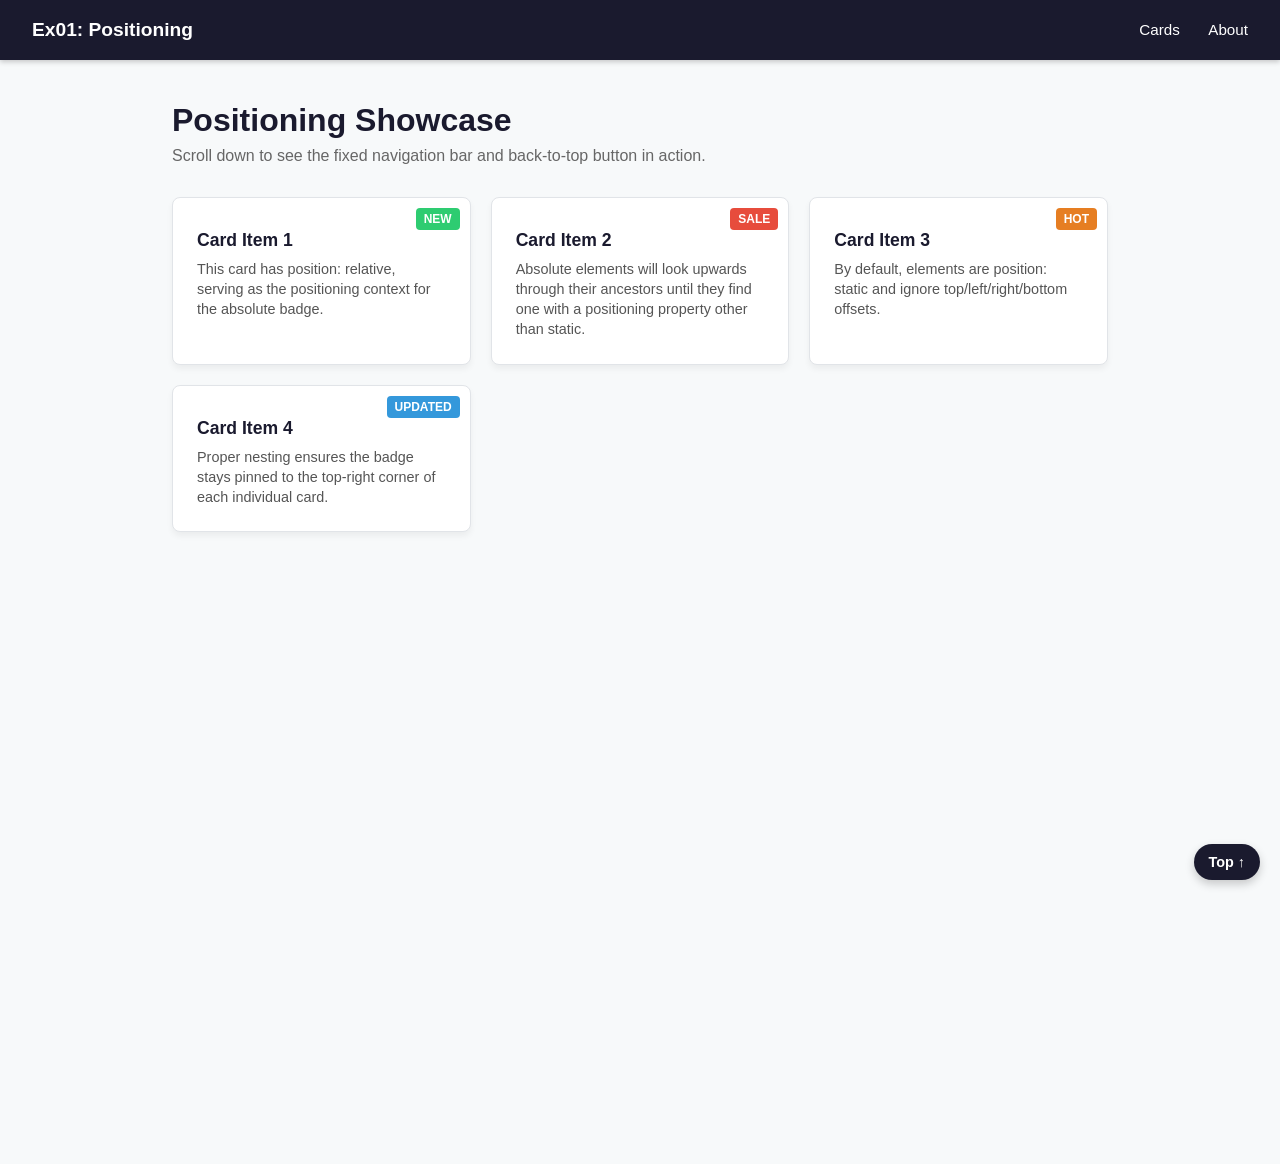
<file: ex01/index.html>
<!DOCTYPE html>
<html lang="en">
<head>
    <meta charset="UTF-8">
    <meta name="viewport" content="width=device-width, initial-scale=1.0">
    <title>Chapter V - Exercise 01: Positioning</title>
    <link rel="stylesheet" href="style.css">
</head>
<body>

    <header class="navbar">
        <span class="logo">Ex01: Positioning</span>
        <nav class="nav-links">
            <a href="#cards">Cards</a>
            <a href="#">About</a>
        </nav>
    </header>

    <main class="main-container" id="cards">
        <h1>Positioning Showcase</h1>
        <p class="intro">Scroll down to see the fixed navigation bar and back-to-top button in action.</p>

        <div class="card-grid">
        
            <div class="card">
                <span class="badge">New</span>
                <h3>Card Item 1</h3>
                <p>This card has <code>position: relative</code>, serving as the positioning context for the absolute badge.</p>
            </div>

            <div class="card">
                <span class="badge sale">Sale</span>
                <h3>Card Item 2</h3>
                <p>Absolute elements will look upwards through their ancestors until they find one with a positioning property other than static.</p>
            </div>

            <div class="card">
                <span class="badge hot">Hot</span>
                <h3>Card Item 3</h3>
                <p>By default, elements are <code>position: static</code> and ignore top/left/right/bottom offsets.</p>
            </div>

            <div class="card">
                <span class="badge update">Updated</span>
                <h3>Card Item 4</h3>
                <p>Proper nesting ensures the badge stays pinned to the top-right corner of each individual card.</p>
            </div>

        </div>

        <div class="spacer"></div>
    </main>

    <a href="#" class="back-to-top">Top ↑</a>

</body>
</html>
</file>
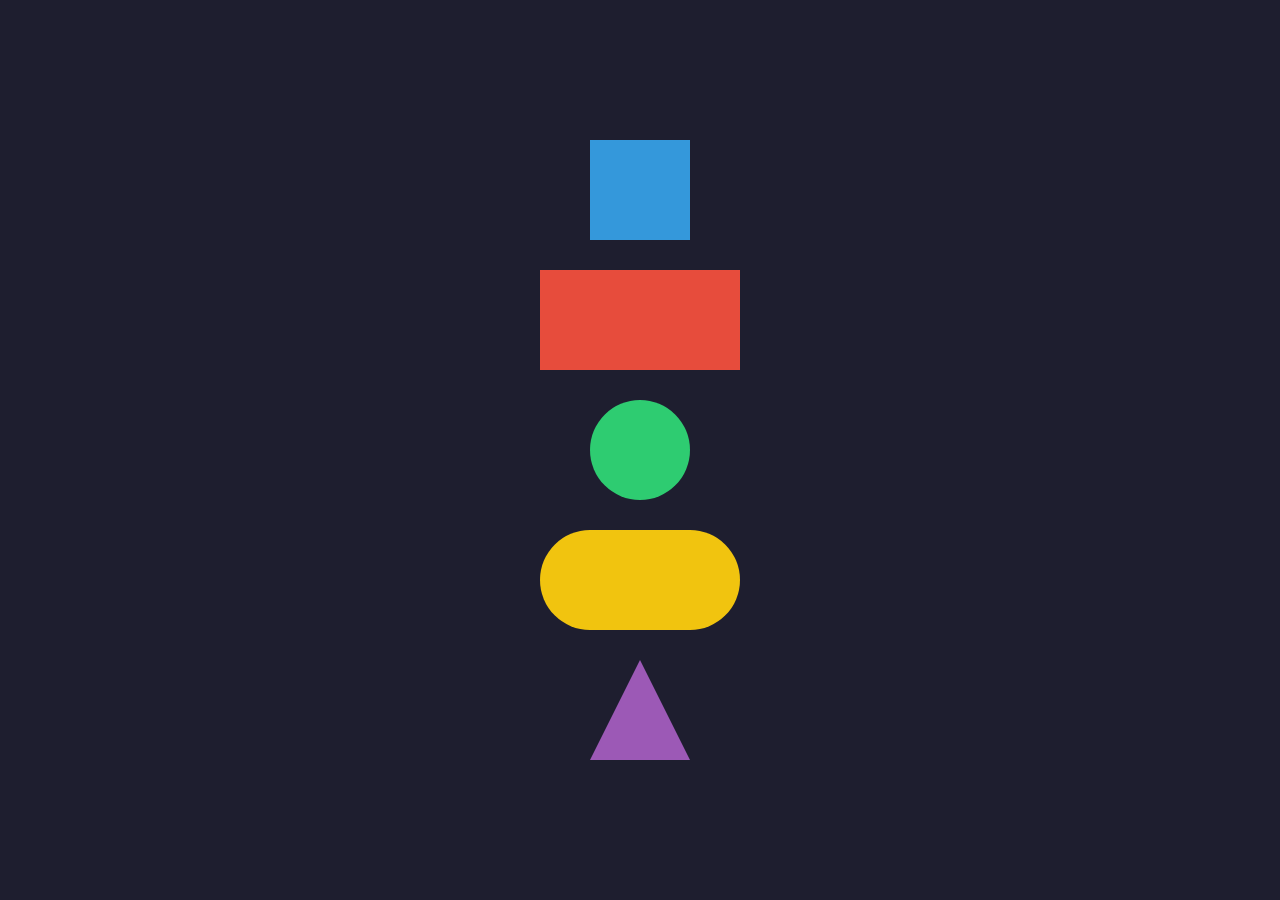
<file: ex02/index.html>
<!DOCTYPE html>
<html lang="en">
<head>
    <meta charset="UTF-8">
    <meta name="viewport" content="width=device-width, initial-scale=1.0">
    <title>CSS Shapes</title>
    <link rel="stylesheet" href="style.css">
</head>
<body>
    <div class="shape square"></div>
    <div class="shape rectangle"></div>
    <div class="shape circle"></div>
    <div class="shape capsule"></div>
    <div class="shape triangle"></div>
</body>
</html>
</file>
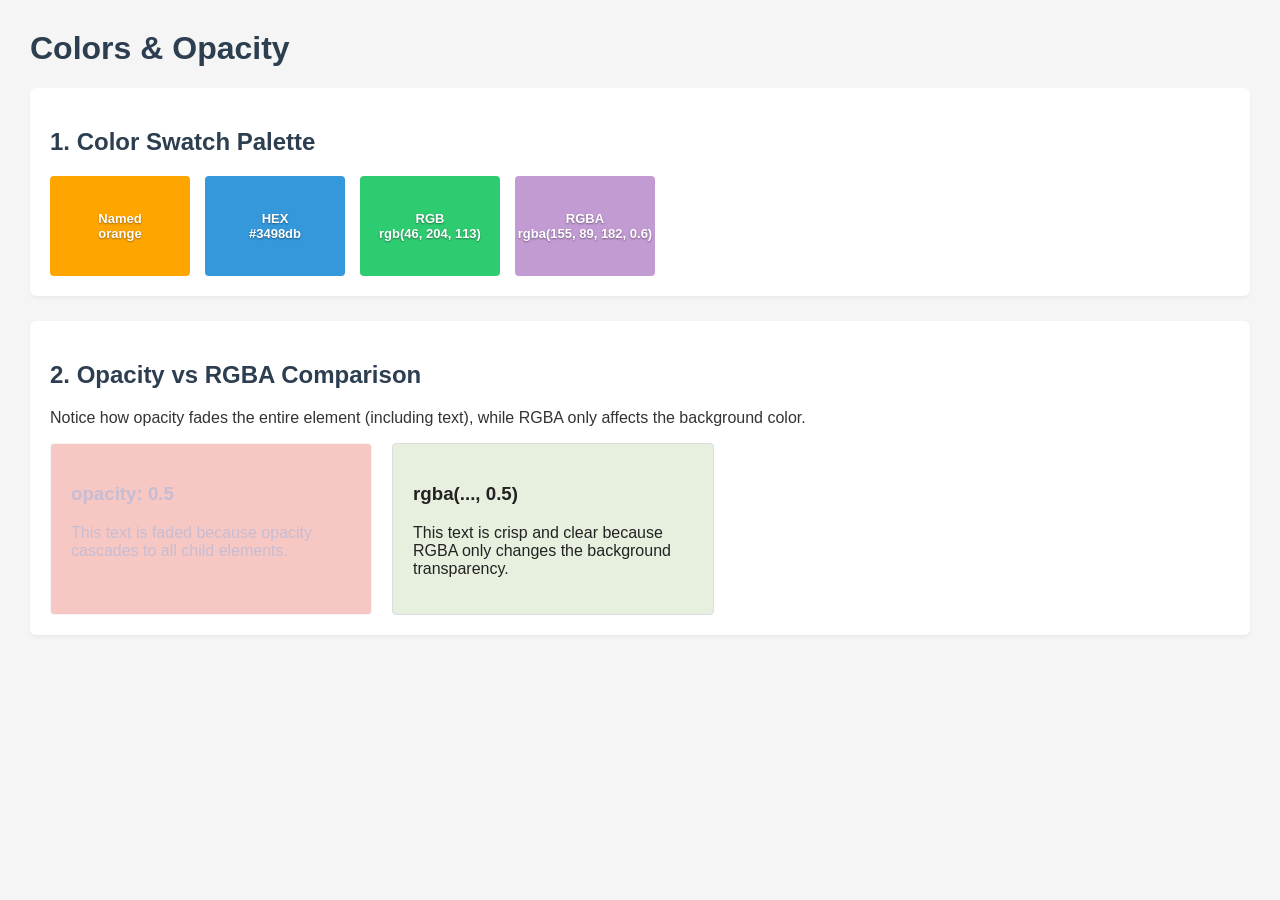
<file: ex03/index.html>
<!DOCTYPE html>
<html lang="en">
<head>
    <meta charset="UTF-8">
    <meta name="viewport" content="width=device-width, initial-scale=1.0">
    <title>Exercise 03 - Colors & Opacity</title>
    <link rel="stylesheet" href="style.css">
</head>
<body>

    <h1>Colors & Opacity</h1>

    <section class="section">
        <h2>1. Color Swatch Palette</h2>
        <div class="palette">
            <div class="swatch named">
                <span>Named<br>orange</span>
            </div>
            <div class="swatch hex">
                <span>HEX<br>#3498db</span>
            </div>
            <div class="swatch rgb">
                <span>RGB<br>rgb(46, 204, 113)</span>
            </div>
            <div class="swatch rgba">
                <span>RGBA<br>rgba(155, 89, 182, 0.6)</span>
            </div>
        </div>
    </section>

    <section class="section">
        <h2>2. Opacity vs RGBA Comparison</h2>
        <p class="desc">Notice how opacity fades the entire element (including text), while RGBA only affects the background color.</p>
        
        <div class="comparison-container">
            <div class="box opacity-box">
                <h3>opacity: 0.5</h3>
                <p>This text is faded because opacity cascades to all child elements.</p>
            </div>

            <div class="box rgba-box">
                <h3>rgba(..., 0.5)</h3>
                <p>This text is crisp and clear because RGBA only changes the background transparency.</p>
            </div>
        </div>
    </section>

</body>
</html>
</file>
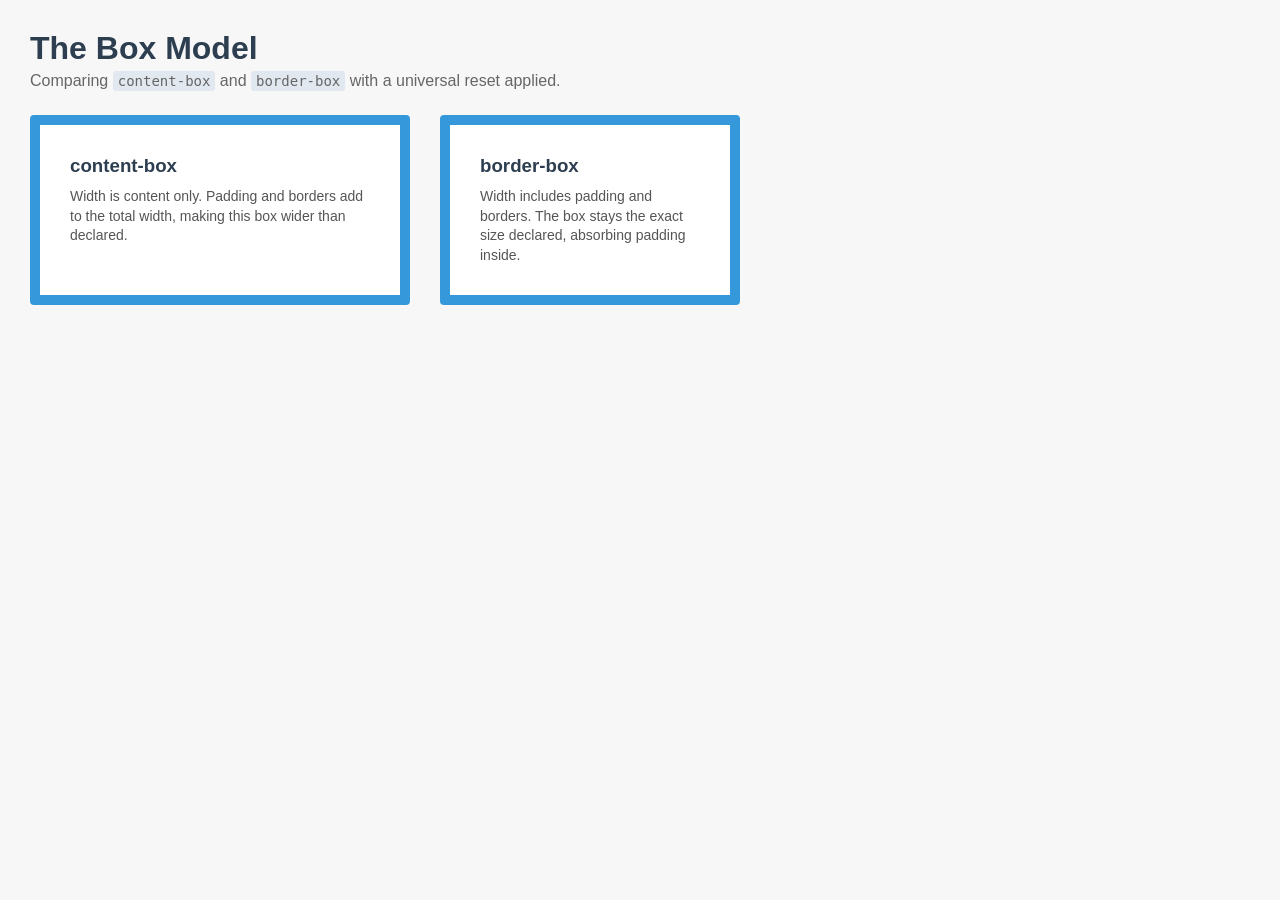
<file: ex04/index.html>
<!DOCTYPE html>
<html lang="en">
<head>
    <meta charset="UTF-8">
    <meta name="viewport" content="width=device-width, initial-scale=1.0">
    <title>Exercise 04 - The Box Model</title>
    <link rel="stylesheet" href="style.css">
</head>
<body>

    <h1>The Box Model</h1>
    <p class="intro">Comparing <code>content-box</code> and <code>border-box</code> with a universal reset applied.</p>

    <div class="container">
        <div class="box content-box">
            <h3>content-box</h3>
            <p>Width is content only. Padding and borders add to the total width, making this box wider than declared.</p>
        </div>

        <div class="box border-box">
            <h3>border-box</h3>
            <p>Width includes padding and borders. The box stays the exact size declared, absorbing padding inside.</p>
        </div>
    </div>

</body>
</html>
</file>
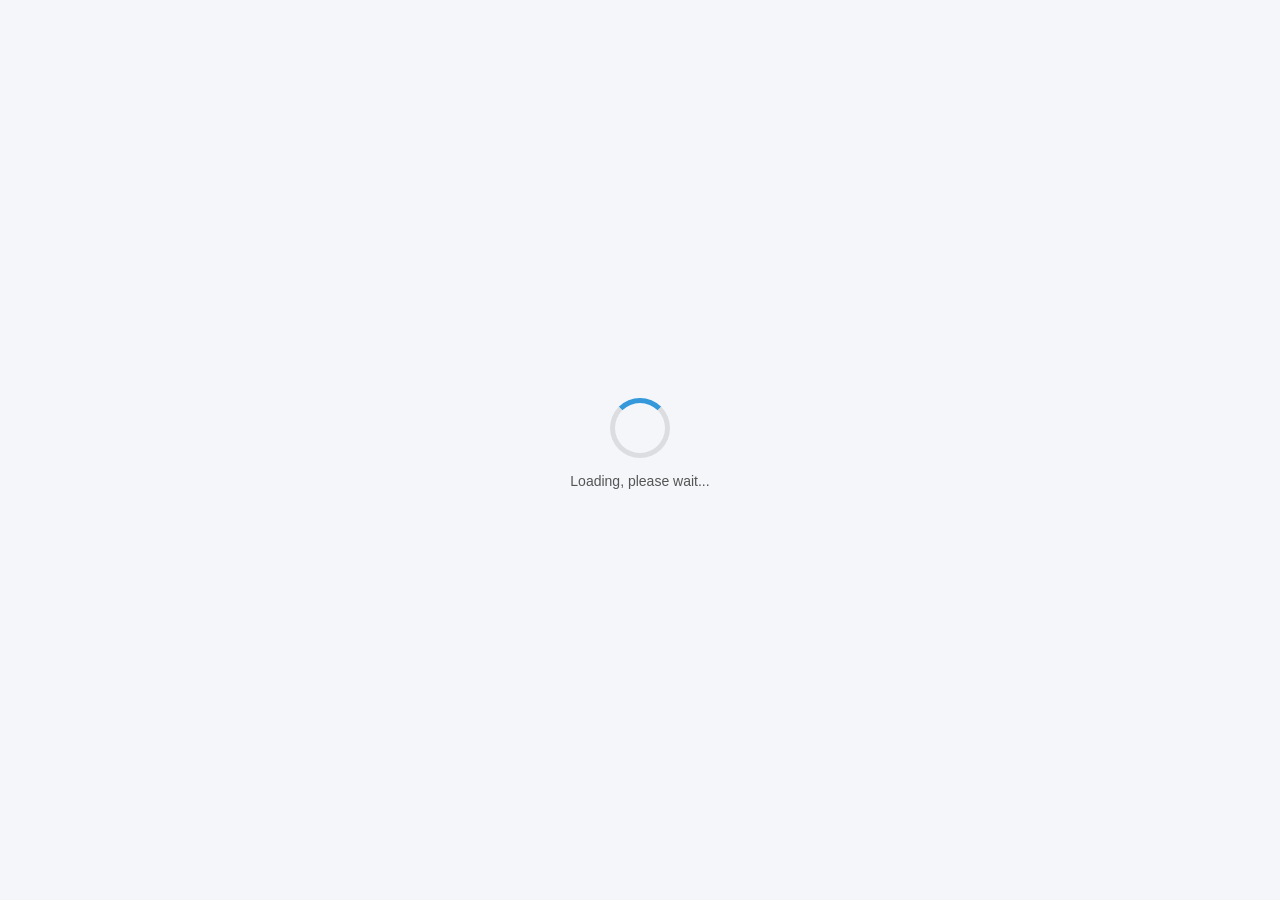
<file: ex05/index.html>
<!DOCTYPE html>
<html lang="en">
<head>
    <meta charset="UTF-8">
    <meta name="viewport" content="width=device-width, initial-scale=1.0">
    <title>Exercise 05 - Loader Animation</title>
    <link rel="stylesheet" href="style.css">
</head>
<body>

    <div class="loader-container">
        <div class="spinner"></div>
        <p>Loading, please wait...</p>
    </div>

</body>
</html>
</file>
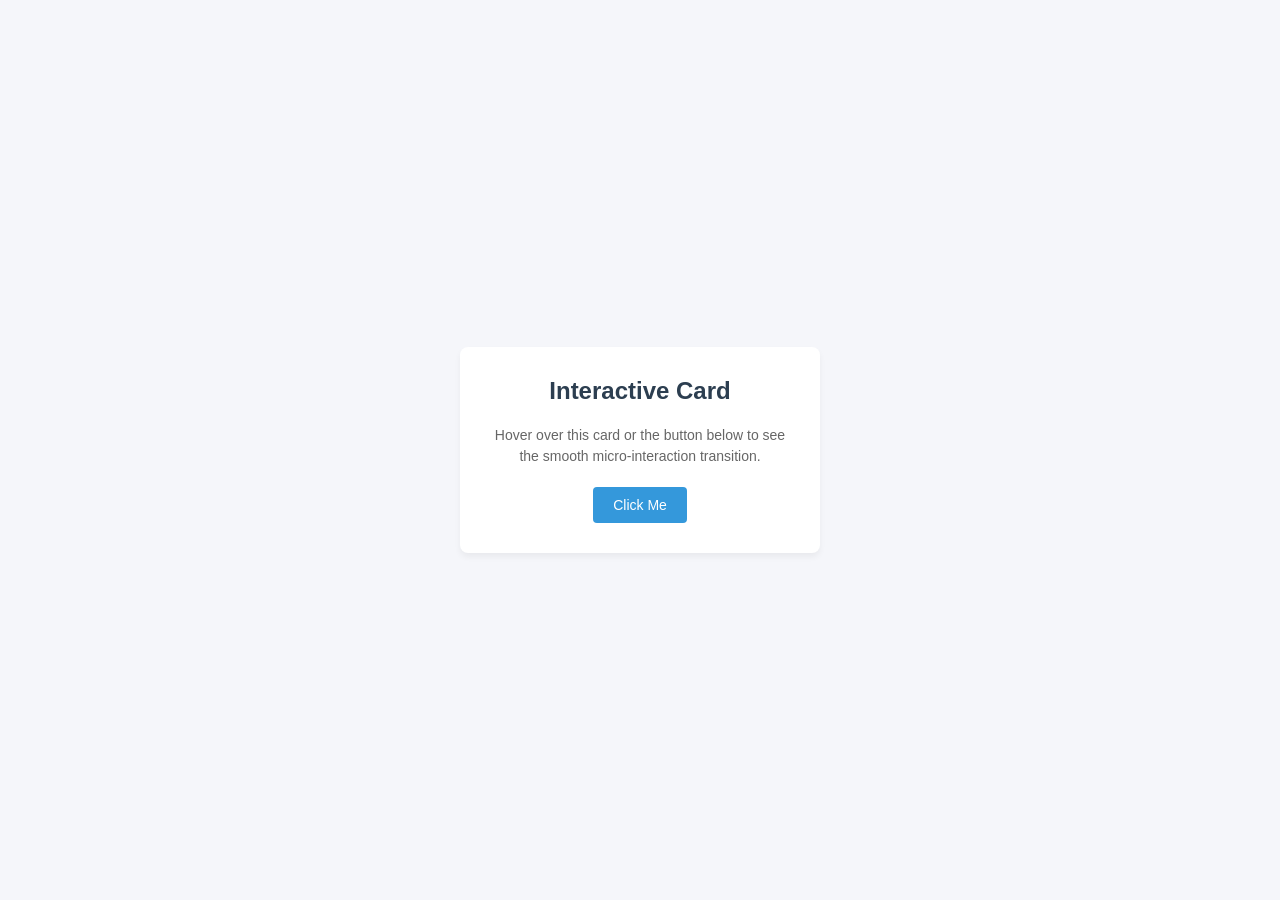
<file: ex06/index.html>
<!DOCTYPE html>
<html lang="en">
<head>
    <meta charset="UTF-8">
    <meta name="viewport" content="width=device-width, initial-scale=1.0">
    <title>Exercise 06 - Hover Micro-interactions</title>
    <link rel="stylesheet" href="style.css">
</head>
<body>

    <div class="card">
        <h2>Interactive Card</h2>
        <p>Hover over this card or the button below to see the smooth micro-interaction transition.</p>
        <button class="btn">Click Me</button>
    </div>

</body>
</html>
</file>
<file: ex01/style.css>
* {
    margin: 0;
    padding: 0;
    box-sizing: border-box;
    font-family: Arial, sans-serif;
}

body {
    background-color: #f7f9fa;
    color: #333;
    padding-top: 70px;  
}

 
.navbar {
    position: fixed;     
    top: 0;                
    left: 0;
    width: 100%;          
    height: 60px;
    background-color: #1a1a2e;
    color: #fff;
    display: flex;
    justify-content: space-between;
    align-items: center;
    padding: 0 2rem;
    z-index: 1000;         
    box-shadow: 0 2px 5px rgba(0, 0, 0, 0.2);
}

.logo {
    font-weight: bold;
    font-size: 1.2rem;
}

.nav-links a {
    color: #fff;
    text-decoration: none;
    margin-left: 1.5rem;
    font-size: 0.95rem;
}

.nav-links a:hover {
    color: #e94560;
}

 
.main-container {
    max-width: 1000px;
    margin: 0 auto;
    padding: 2rem;
}

.main-container h1 {
    margin-bottom: 0.5rem;
    color: #1a1a2e;
}

.intro {
    color: #666;
    margin-bottom: 2rem;
}

.card-grid {
    display: grid;
    grid-template-columns: repeat(auto-fit, minmax(220px, 1fr));
    gap: 20px;
}

 
.card {
    position: relative;    
    background: #ffffff;
    padding: 2rem 1.5rem 1.5rem 1.5rem;
    border-radius: 8px;
    box-shadow: 0 4px 6px rgba(0, 0, 0, 0.05);
    border: 1px solid #e1e4e8;
}

.badge {
    position: absolute;    
    top: 10px;
    right: 10px;
    background-color: #2ecc71;
    color: white;
    font-size: 0.75rem;
    font-weight: bold;
    padding: 4px 8px;
    border-radius: 4px;
    text-transform: uppercase;
}

/* Variant badge colors for visual distinction */
.badge.sale { background-color: #e74c3c; }
.badge.hot { background-color: #e67e22; }
.badge.update { background-color: #3498db; }

.card h3 {
    margin-bottom: 0.5rem;
    font-size: 1.1rem;
    color: #1a1a2e;
}

.card p {
    font-size: 0.9rem;
    color: #555;
    line-height: 1.4;
}

.spacer {
    height: 600px;
}


.back-to-top {
    position: fixed;      
    bottom: 20px;         
    right: 20px;          
    background-color: #1a1a2e;
    color: #fff;
    padding: 10px 15px;
    border-radius: 50px;
    text-decoration: none;
    font-size: 0.9rem;
    font-weight: bold;
    box-shadow: 0 4px 10px rgba(0, 0, 0, 0.2);
    z-index: 999;        
    transition: background-color 0.2s;
}

.back-to-top:hover {
    background-color: #e94560;
}
</file>
<file: ex02/style.css>
body {
    display: flex;
    flex-direction: column;
    align-items: center;
    justify-content: center;
    min-height: 100vh;
    gap: 30px;
    background-color: #1e1e2f;
    margin: 0;
}

.square {
    width: 100px;
    height: 100px;
    background-color: #3498db;
}

.rectangle {
    width: 200px;
    height: 100px;
    background-color: #e74c3c;
}

.circle {
    width: 100px;
    height: 100px;
    background-color: #2ecc71;
    border-radius: 50%;
}

.capsule {
    width: 200px;
    height: 100px;
    background-color: #f1c40f;
    border-radius: 50px;
}

.triangle {
    width: 0;
    height: 0;
    border-left: 50px solid transparent;
    border-right: 50px solid transparent;
    border-bottom: 100px solid #9c59b6;
}
</file>
<file: ex03/style.css>
/* Basic styling for readability */
body {
    font-family: Arial, sans-serif;
    margin: 30px;
    background-color: #f5f5f5;
    color: #333;
}

h1, h2 {
    color: #2c3e50;
}

.section {
    background: #ffffff;
    padding: 20px;
    margin-bottom: 25px;
    border-radius: 6px;
    box-shadow: 0 2px 4px rgba(0, 0, 0, 0.05);
}

.palette {
    display: flex;
    gap: 15px;
    flex-wrap: wrap;
    margin-top: 15px;
}

.swatch {
    width: 140px;
    height: 100px;
    border-radius: 4px;
    display: flex;
    align-items: center;
    justify-content: center;
    text-align: center;
    color: white;
    font-weight: bold;
    font-size: 13px;
    text-shadow: 0 1px 2px rgba(0,0,0,0.4);
}

.swatch.named {
    background-color: orange;
}

.swatch.hex {
    background-color: #3498db;
}

.swatch.rgb {
    background-color: rgb(46, 204, 113);
}

.swatch.rgba {
    background-color: rgba(155, 89, 182, 0.6);
}

.comparison-container {
    display: flex;
    gap: 20px;
    margin-top: 15px;
    flex-wrap: wrap;
}

.box {
    width: 280px;
    padding: 20px;
    border-radius: 4px;
    border: 1px solid #ddd;
}

/* Element using opacity */
.opacity-box {
    background-color: #e74c3c;
    opacity: 0.3;
    color: rgb(71, 38, 114); /* Even with white text, opacity 0.5 makes it faded */
}

/* Element using RGBA background */
.rgba-box {
    background-color: rgba(94, 151, 29, 0.144);
    color: #222; /* Text remains fully solid/opaque */
}
</file>
<file: ex04/style.css>
/* Universal reset required by the subject */
*, *::before, *::after {
    box-sizing: inherit;
    margin: 0;
    padding: 0;
}

body {
    font-family: Arial, sans-serif;
    padding: 30px;
    background-color: #f7f7f7;
    color: #333;
}

h1 {
    color: #2c3e50;
    margin-bottom: 5px;
}

.intro {
    color: #666;
    margin-bottom: 25px;
}

code {
    background-color: #e2e8f0;
    padding: 2px 5px;
    border-radius: 3px;
    font-size: 14px;
}

.container {
    display: flex;
    gap: 30px;
    flex-wrap: wrap;
}

.box {
    width: 300px;
    padding: 30px;
    border: 10px solid #3498db;
    background-color: #ffffff;
    border-radius: 4px;
}

.content-box {
    box-sizing: content-box;
}

.border-box {
    box-sizing: border-box;
}

.box h3 {
    margin-bottom: 10px;
    color: #2c3e50;
}

.box p {
    font-size: 14px;
    line-height: 1.4;
    color: #555;
}
</file>
<file: ex05/style.css>
body {
    font-family: Arial, sans-serif;
    background-color: #f5f6fa;
    display: flex;
    justify-content: center;
    align-items: center;
    height: 100vh;
    margin: 0;
}

.loader-container {
    text-align: center;
}

.loader-container p {
    margin-top: 15px;
    color: #555;
    font-size: 14px;
}

.spinner {
    width: 50px;
    height: 50px;
    border: 5px solid #dcdde1;
    border-top: 5px solid #3498db;
    border-radius: 50%;
    margin: 0 auto;
    
    animation-name: spin;
    animation-duration: 0.8s;
    animation-timing-function: linear;
    animation-iteration-count: infinite;
}

@keyframes spin {
    0% {
        transform: rotate(0deg);
    }
    100% {
        transform: rotate(360deg);
    }
}
</file>
<file: ex06/style.css>
body {
    font-family: Arial, sans-serif;
    background-color: #f5f6fa;
    display: flex;
    justify-content: center;
    align-items: center;
    height: 100vh;
    margin: 0;
}

.card {
    background: #ffffff;
    padding: 30px;
    border-radius: 8px;
    box-shadow: 0 4px 6px rgba(0, 0, 0, 0.05);
    width: 300px;
    text-align: center;
    
    transition: transform 0.3s ease, box-shadow 0.3s ease;
}

.card h2 {
    color: #2c3e50;
    margin-top: 0;
}

.card p {
    color: #666;
    font-size: 14px;
    line-height: 1.5;
    margin-bottom: 20px;
}

.btn {
    background-color: #3498db;
    color: white;
    border: none;
    padding: 10px 20px;
    border-radius: 4px;
    font-size: 14px;
    cursor: pointer;
    
    transition: transform 0.2s ease, background-color 0.2s ease;
}

.card:hover {
    transform: translateY(-8px) scale(1.05);
    box-shadow: 0 10px 20px rgba(0, 0, 0, 0.1);
}

.btn:hover {
    transform: translateY(-8px) scale(1.05);
    background-color: #2980b9;
}
</file>
